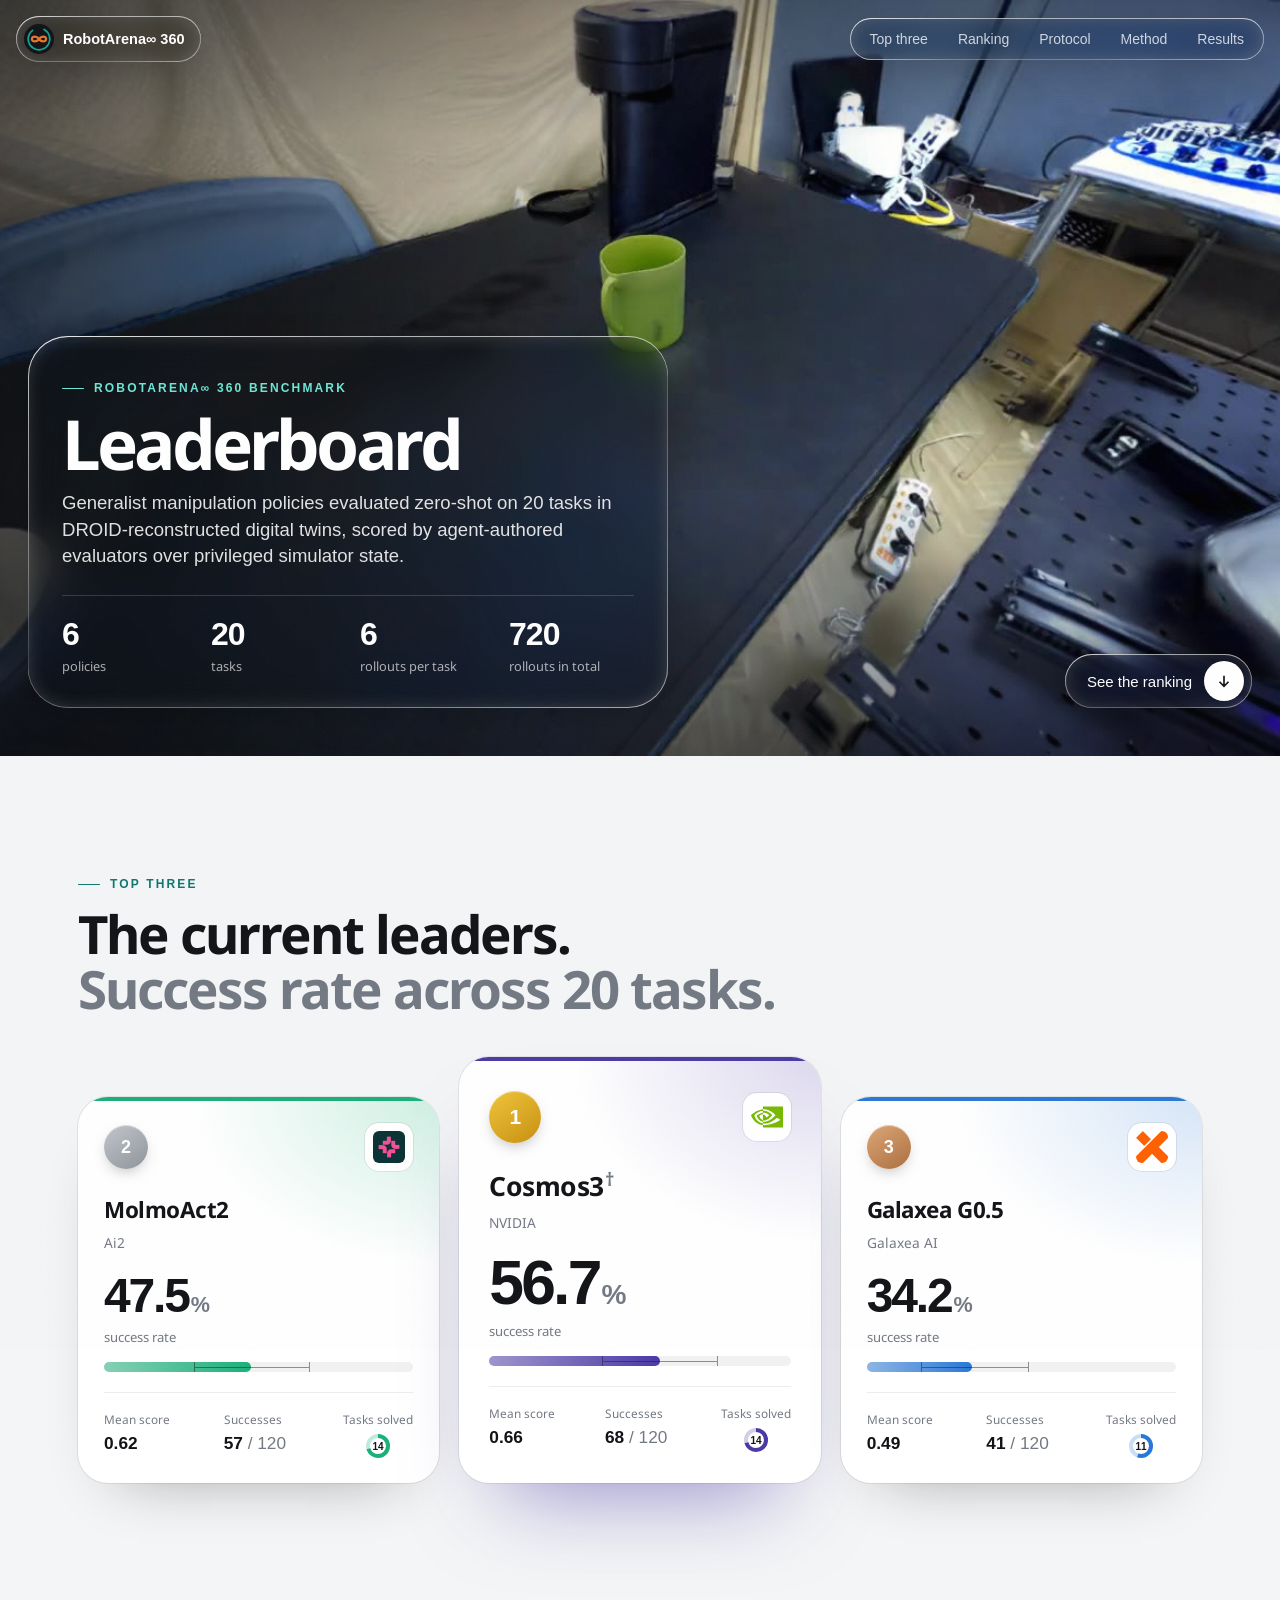
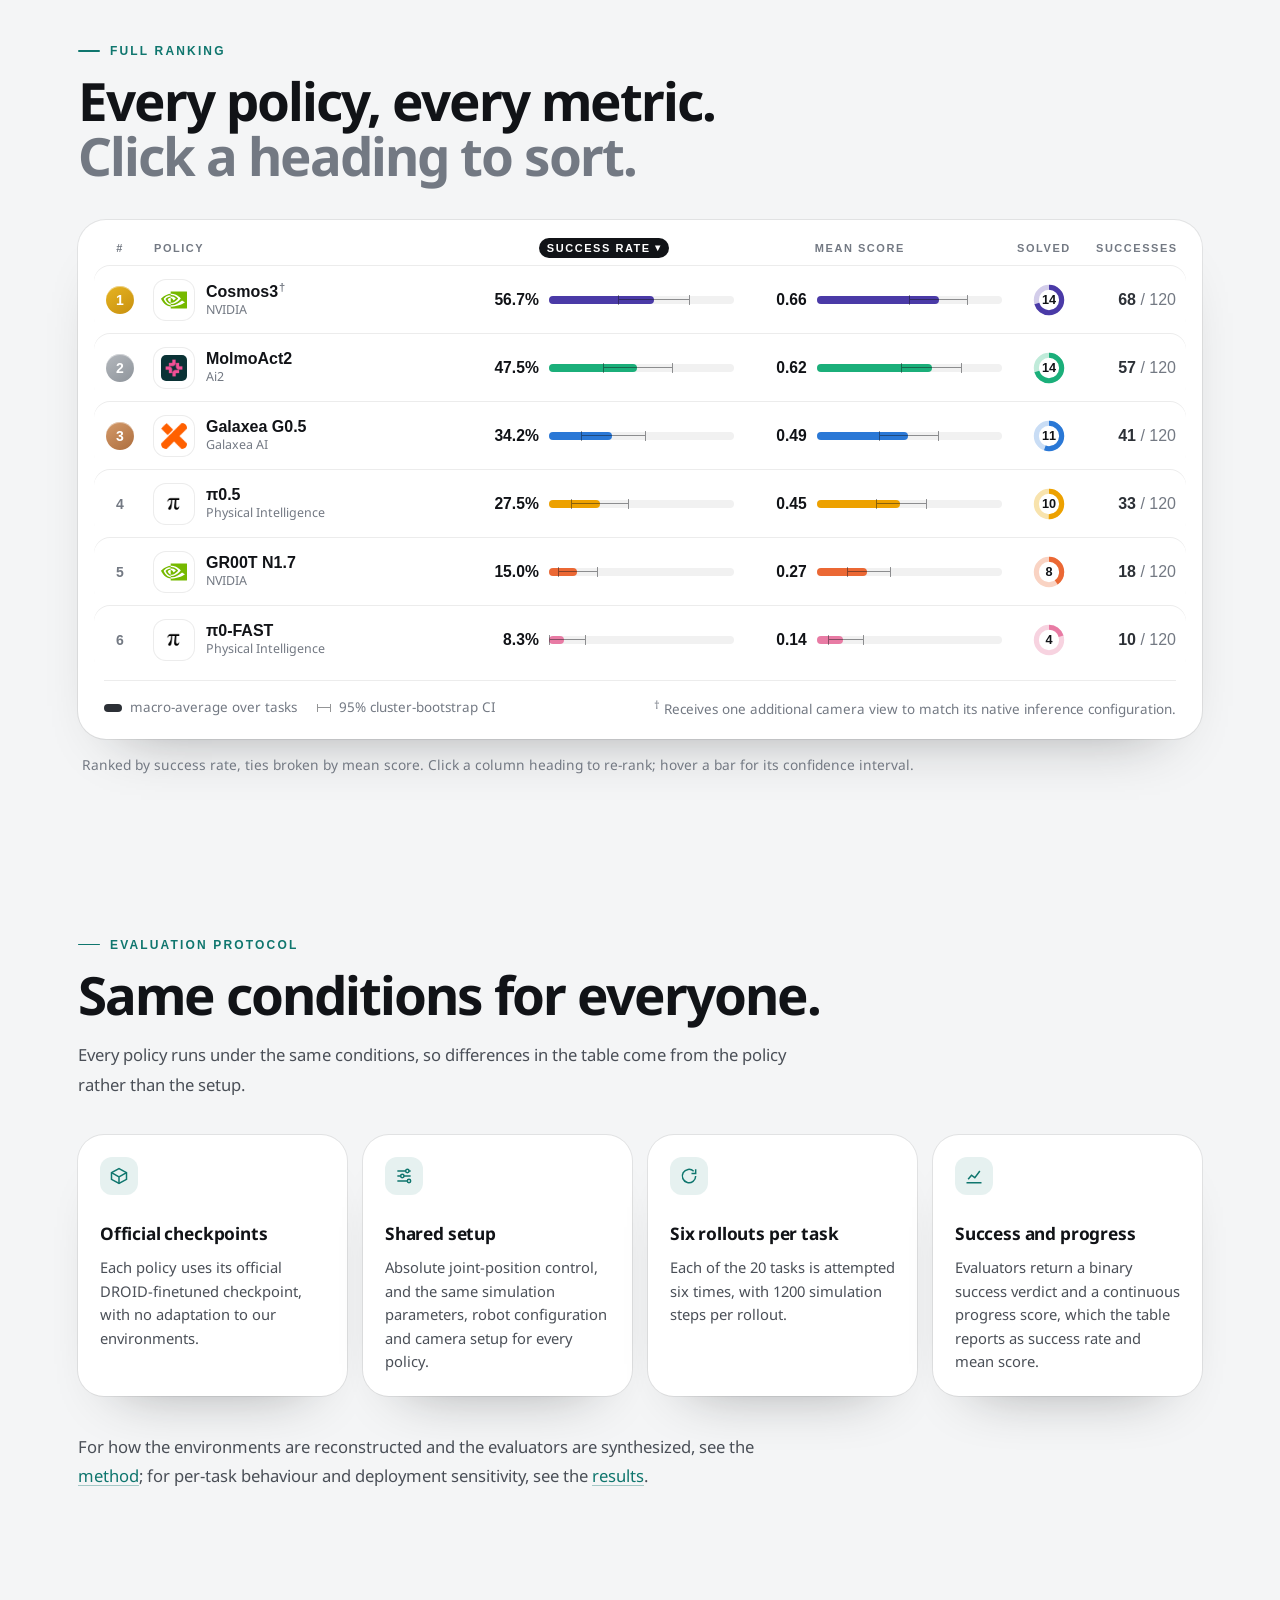
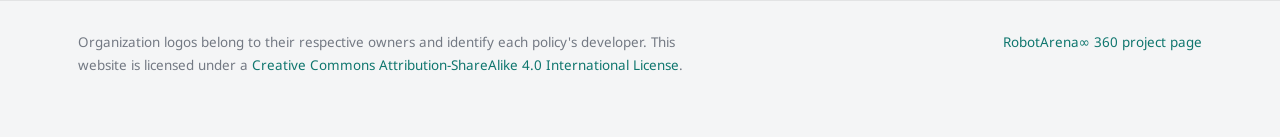
<file: leaderboard/index.html>
<!DOCTYPE html>
<html lang="en">
<head>
  <meta charset="utf-8">
  <meta name="description"
        content="RobotArena&#8734; 360 leaderboard: generalist robot policies evaluated on 20 DROID-reconstructed environments with simulation-native agentic scoring.">
  <meta name="viewport" content="width=device-width, initial-scale=1">
  <title>Leaderboard · RobotArena&#8734; 360</title>

  <meta property="og:title" content="RobotArena&#8734; 360 Leaderboard">
  <meta property="og:description" content="Generalist robot policies ranked on 20 DROID-reconstructed environments.">
  <meta property="og:image" content="https://robotarena360.github.io/static/images/social_preview.png">
  <meta property="og:url" content="https://robotarena360.github.io/leaderboard/">
  <meta name="twitter:card" content="summary_large_image">

  <link href="https://fonts.googleapis.com/css2?family=Google+Sans:wght@400;500;700&family=Noto+Sans:wght@400;600&display=swap"
        rel="stylesheet">
  <link rel="stylesheet" href="../static/css/glass.css?v=20261026e">
  <link rel="stylesheet" href="../static/css/site.css?v=20261026e">
  <link rel="stylesheet" href="../static/css/leaderboard.css?v=20261026e">
  <link rel="icon" type="image/svg+xml" href="../static/images/favicon.svg">
  <link rel="apple-touch-icon" href="../static/images/apple-touch-icon.png">
  <meta name="theme-color" content="#0b0c0f">

  <script src="../static/js/leaderboard.js?v=20261026e"></script>
</head>
<body>
<div class="grain" aria-hidden="true"></div>

<!-- Same top bar as the project page (static/js/site.js). -->
<div class="top" data-top>
  <a class="brand glass is-dark" href="../" data-glass-scale="24">
    <svg viewBox="0 0 64 64" aria-hidden="true"><rect width="64" height="64" rx="32" fill="#111317"/><circle cx="32" cy="32" r="23" fill="none" stroke="#14a397" stroke-width="3.5" stroke-dasharray="118 26.5" stroke-linecap="round" transform="rotate(-62 32 32)"/><path d="M32 32 C27.5 25.5 17 25 17 32 C17 39 27.5 38.5 32 32 C36.5 25.5 47 25 47 32 C47 39 36.5 38.5 32 32 Z" fill="none" stroke="#e8742b" stroke-width="5" stroke-linejoin="round"/></svg>
    RobotArena&#8734; 360
  </a>
  <nav class="topnav glass is-dark" data-glass-scale="26" aria-label="Site">
    <div class="lg-tabs" data-tabs>
      <a href="#podium">Top three</a>
      <a href="#ranking">Ranking</a>
      <a href="#protocol">Protocol</a>
      <a href="../#method">Method</a>
      <a href="../#results">Results</a>
      <!-- <a href="../#BibTeX">BibTeX</a> -->
    </div>
  </nav>
  <button class="menu-btn glass is-dark" type="button" data-menu-btn aria-controls="menu"
          aria-expanded="false" aria-label="Open menu" data-glass-scale="20"><span></span></button>
  <nav class="menu glass is-dark" id="menu" data-menu data-glass-scale="0" aria-label="Site">
    <a href="../">Project page</a>
    <a href="#podium">Top three</a>
    <a href="#ranking">Ranking</a>
    <a href="#protocol">Protocol</a>
    <a href="../#method">Method</a>
    <a href="../#results">Results</a>
    <!-- <a href="../#BibTeX">BibTeX</a> -->
  </nav>
</div>

<!-- Everything inside #lb-stats, #lb-podium, #lb-table and #lb-notes is drawn by
     static/js/leaderboard.js from static/data/leaderboard.json (scores) and
     static/data/policies.json (org, logo, notes). -->
<header class="hero is-short" id="top" data-hero data-base="../" data-scene="droid37"
        data-cycle="droid37,droid2,droid7,droid820,droid45">
  <video class="v is-on" autoplay muted loop playsinline preload="auto" aria-hidden="true"
         poster="../static/images/env_droid37.jpg" src="../static/videos/env_droid37.mp4"></video>
  <video class="v" muted loop playsinline preload="none" aria-hidden="true"></video>

  <div class="slab glass is-pre" data-glass-scale="52" data-glass-bezel="40">
    <span class="kicker">RobotArena&#8734; 360 benchmark</span>
    <h1 class="title" data-split>Leaderboard</h1>
    <p class="tagline">
      Generalist manipulation policies evaluated zero-shot on 20 tasks in DROID-reconstructed
      digital twins, scored by agent-authored evaluators over privileged simulator state.
    </p>
    <div class="lb-stats" id="lb-stats"></div>
  </div>

  <a class="hero-cue glass is-dark is-press" href="#podium" data-glass-scale="26">
    See the ranking<i aria-hidden="true"><svg viewBox="0 0 24 24" fill="none" stroke="currentColor" stroke-width="2.2"><path d="M12 5v14M6 13l6 6 6-6"/></svg></i>
  </a>
</header>

<main class="day">

<section class="sec" id="podium">
  <div class="wrap">
    <div data-reveal>
      <span class="kicker">Top three</span>
      <h2 class="h2">The current leaders.<br><span class="dim">Success rate across 20 tasks.</span></h2>
    </div>
    <div class="lb-podium" id="lb-podium" aria-label="Top three policies"></div>
  </div>
</section>

<section class="sec" id="ranking">
  <div class="wrap">
    <div data-reveal>
      <span class="kicker">Full ranking</span>
      <h2 class="h2">Every policy, every metric.<br><span class="dim">Click a heading to sort.</span></h2>
    </div>

    <div class="lb-table-card">
      <div class="lb-table" id="lb-table" role="table" aria-label="Policy leaderboard"></div>
      <div class="lb-table-foot">
        <div class="lb-legend" aria-hidden="true">
          <span><i class="lb-key-bar"></i>macro-average over tasks</span>
          <span><i class="lb-key-ci"></i>95% cluster-bootstrap CI</span>
        </div>
        <div class="lb-notes" id="lb-notes"></div>
      </div>
    </div>
    <p class="lb-caption">
      Ranked by success rate, ties broken by mean score. Click a column heading to re-rank;
      hover a bar for its confidence interval.
    </p>
  </div>
</section>

<section class="sec" id="protocol">
  <div class="wrap">
    <div data-reveal>
      <span class="kicker">Evaluation protocol</span>
      <h2 class="h2">Same conditions for everyone.</h2>
      <div class="prose">
        <p>
          Every policy runs under the same conditions, so differences in the table come from the
          policy rather than the setup.
        </p>
      </div>
    </div>
    <div class="lb-protocol" data-reveal>
      <div class="lb-protocol-item" data-stagger>
        <svg viewBox="0 0 24 24" fill="none" stroke="currentColor" stroke-width="1.8" aria-hidden="true"><path d="M3 8l9-5 9 5v8l-9 5-9-5z"/><path d="M3 8l9 5 9-5M12 13v8"/></svg>
        <h3>Official checkpoints</h3>
        <p>Each policy uses its official DROID-finetuned checkpoint, with no adaptation to our
          environments.</p>
      </div>
      <div class="lb-protocol-item" data-stagger>
        <svg viewBox="0 0 24 24" fill="none" stroke="currentColor" stroke-width="1.8" aria-hidden="true"><path d="M4 6h10M18 6h2M4 12h4M12 12h8M4 18h12M20 18h0"/><circle cx="16" cy="6" r="2"/><circle cx="10" cy="12" r="2"/><circle cx="18" cy="18" r="2"/></svg>
        <h3>Shared setup</h3>
        <p>Absolute joint-position control, and the same simulation parameters, robot
          configuration and camera setup for every policy.</p>
      </div>
      <div class="lb-protocol-item" data-stagger>
        <svg viewBox="0 0 24 24" fill="none" stroke="currentColor" stroke-width="1.8" aria-hidden="true"><path d="M20 12a8 8 0 1 1-2.4-5.7M20 4v5h-5"/></svg>
        <h3>Six rollouts per task</h3>
        <p>Each of the 20 tasks is attempted six times, with 1200 simulation steps per
          rollout.</p>
      </div>
      <div class="lb-protocol-item" data-stagger>
        <svg viewBox="0 0 24 24" fill="none" stroke="currentColor" stroke-width="1.8" aria-hidden="true"><path d="M3 20h18M5 16l4-5 4 3 6-8"/></svg>
        <h3>Success and progress</h3>
        <p>Evaluators return a binary success verdict and a continuous progress score, which
          the table reports as success rate and mean score.</p>
      </div>
    </div>

    <!-- Hidden until the eval harness is public. Uncomment to show.
    <div class="prose">
      <h3>Submitting to the leaderboard</h3>
      <p>
        TODO: link the eval harness, state the expected result format, and say where to open a
        PR or send results.
      </p>
    </div>
    -->

    <div class="prose" style="margin-top:36px">
      <p>
        For how the environments are reconstructed and the evaluators are synthesized, see the
        <a href="../#method">method</a>; for per-task behaviour and deployment sensitivity, see the
        <a href="../#results">results</a>.
      </p>
    </div>
  </div>
</section>

<footer class="foot">
  <div class="wrap">
    <p>
      Organization logos belong to their respective owners and identify each policy's
      developer. This website is licensed under a <a rel="license"
        href="http://creativecommons.org/licenses/by-sa/4.0/">Creative Commons
      Attribution-ShareAlike 4.0 International License</a>.
    </p>
    <p><a href="../">RobotArena&#8734; 360 project page</a></p>
  </div>
</footer>

</main>

<script src="../static/js/glass.js?v=20261026e"></script>
<script src="../static/js/site.js?v=20261026e"></script>
</body>
</html>
</file>
<file: static/css/glass.css>
/* ---------------------------------------------------------------
   Liquid glass material. Tune per theme with the custom properties:
     --glass-tint     fill over the backdrop
     --glass-rim      specular rim strength (0-1)
     --glass-shadow   drop shadow
     --glass-filter   colour treatment applied after refraction
   --------------------------------------------------------------- */
.glass {
  --glass-tint: rgba(255, 255, 255, 0.14);
  --glass-rim: 0.9;
  --glass-shadow: 0 10px 40px -12px rgba(0, 0, 0, 0.35);
  --glass-filter: saturate(1.9) brightness(1.06);
  position: relative;
  isolation: isolate;
  background: var(--glass-tint);
  -webkit-backdrop-filter: blur(18px) saturate(1.9);
  backdrop-filter: blur(18px) saturate(1.9);
  box-shadow:
    inset 0 1px 0.5px rgba(255, 255, 255, calc(0.75 * var(--glass-rim))),
    inset 0 -1px 0.5px rgba(255, 255, 255, calc(0.25 * var(--glass-rim))),
    inset 0 0 0 0.5px rgba(255, 255, 255, calc(0.35 * var(--glass-rim))),
    inset 0 0 22px -6px rgba(255, 255, 255, calc(0.35 * var(--glass-rim))),
    var(--glass-shadow);
  transition: transform 0.35s cubic-bezier(.2, .9, .3, 1.4), box-shadow 0.3s ease;
}

/* Specular rim: bright where light hits (top-left), faint opposite. */
.glass::before {
  content: '';
  position: absolute;
  inset: 0;
  z-index: -1;
  border-radius: inherit;
  padding: 1px;
  background: linear-gradient(135deg,
    rgba(255, 255, 255, calc(0.95 * var(--glass-rim))) 0%,
    rgba(255, 255, 255, 0) 32%,
    rgba(255, 255, 255, 0) 62%,
    rgba(255, 255, 255, calc(0.55 * var(--glass-rim))) 100%);
  -webkit-mask: linear-gradient(#000 0 0) content-box, linear-gradient(#000 0 0);
  -webkit-mask-composite: xor;
          mask: linear-gradient(#000 0 0) content-box exclude, linear-gradient(#000 0 0);
  pointer-events: none;
}

/* Pointer highlight. */
.glass::after {
  content: '';
  position: absolute;
  inset: 0;
  z-index: -1;
  border-radius: inherit;
  background: radial-gradient(220px circle at var(--mx, 50%) var(--my, -40%),
    rgba(255, 255, 255, 0.32), rgba(255, 255, 255, 0) 65%);
  opacity: var(--glow, 0);
  transition: opacity 0.35s ease;
  pointer-events: none;
}

/* Pressable glass swells a little, like iOS controls. */
.glass.is-press { cursor: pointer; }
.glass.is-press:hover { transform: scale(1.035); }
.glass.is-press:active { transform: scale(0.97); transition-duration: 0.12s; }

/* Light theme: glass over pale paper needs more body to read. */
.glass.is-light {
  --glass-tint: rgba(255, 255, 255, 0.42);
  --glass-shadow: 0 1px 1px rgba(28, 26, 23, 0.04), 0 14px 40px -16px rgba(28, 26, 23, 0.28);
  --glass-filter: saturate(1.6) brightness(1.04);
}
.glass.is-dark {
  --glass-tint: rgba(20, 22, 26, 0.28);
  --glass-rim: 0.7;
}

/* Browsers without backdrop-filter: a solid, still-legible panel. */
@supports not ((backdrop-filter: blur(1px)) or (-webkit-backdrop-filter: blur(1px))) {
  .glass { background: rgba(250, 249, 246, 0.92); }
  .glass.is-dark { background: rgba(20, 22, 26, 0.9); }
}

/* --- Liquid tab bar droplet (LiquidGlass.tabs) ------------------ */
.lg-tabs { position: relative; display: flex; align-items: center; }
.lg-tabs > a { position: relative; z-index: 1; }
.lg-drop {
  position: absolute;
  left: 0;
  top: 4px;
  bottom: 4px;
  border-radius: 999px;
  transform-origin: left center;
  background: rgba(255, 255, 255, 0.22);
  box-shadow:
    inset 0 1px 0.5px rgba(255, 255, 255, 0.8),
    inset 0 -1px 0.5px rgba(255, 255, 255, 0.25),
    inset 0 0 12px -2px rgba(255, 255, 255, 0.45),
    0 4px 14px -6px rgba(0, 0, 0, 0.35);
  opacity: 0;
  transition: opacity 0.25s ease;
  pointer-events: none;
}
.is-light .lg-drop, .lg-tabs.is-light .lg-drop {
  background: rgba(255, 255, 255, 0.7);
  box-shadow:
    inset 0 1px 0.5px rgba(255, 255, 255, 1),
    0 0 0 0.5px rgba(28, 26, 23, 0.06),
    0 4px 14px -6px rgba(28, 26, 23, 0.3);
}

@media (prefers-reduced-motion: reduce) {
  .glass, .glass.is-press:hover { transition: none; transform: none; }
}
</file>
<file: static/css/site.css>
/* ===============================================================
   RobotArena∞ 360 project page. A dark, full-bleed hero that is the
   reconstructed scene itself, then a light body for reading.
   Liquid glass material: glass.css + static/js/glass.js.
   Leaderboard styles (preview here, full page at leaderboard/) are in
   leaderboard.css; this file is shared by both pages.
   =============================================================== */

:root {
  --bg: #f4f5f6;
  --ink: #111317;
  --ink-2: #2c3036;
  --body: #4a4f57;
  --muted: #737983;
  --line: rgba(17, 19, 23, 0.08);
  --soft: rgba(17, 19, 23, 0.06);
  --card: #fff;
  /* Teal = reconstructed worlds, orange = agentic scoring (from the teaser). */
  --accent: #0f766e;
  --accent-hi: #6ee7d6;
  --accent-2: #e2661f;
  --shadow: 0 0 0 1px var(--line), 0 30px 60px -42px rgba(17, 19, 23, 0.45);
  --mono: 'SFMono-Regular', ui-monospace, Menlo, Consolas, monospace;
}

* { box-sizing: border-box; }
html { background: var(--bg); scroll-behavior: smooth; scroll-padding-top: 84px; }
body {
  margin: 0;
  color: var(--body);
  font: 16px/1.7 'Noto Sans', system-ui, -apple-system, sans-serif;
  -webkit-font-smoothing: antialiased;
  text-rendering: optimizeLegibility;
  overflow-x: hidden;
}
a { color: inherit; text-decoration: none; }
img, video { display: block; }
h1, h2, h3, h4 { margin: 0; font-family: 'Google Sans', 'Noto Sans', sans-serif; color: var(--ink); }
button { font: inherit; }
::selection { background: rgba(15, 118, 110, 0.22); }
:focus-visible { outline: 2px solid var(--accent); outline-offset: 2px; }

/* Film grain: stops large gradients banding, adds a little depth. */
.grain {
  position: fixed; inset: -50%; z-index: 100; pointer-events: none; opacity: 0.035;
  background-image: url("data:image/svg+xml,%3Csvg xmlns='http://www.w3.org/2000/svg' width='180' height='180'%3E%3Cfilter id='n'%3E%3CfeTurbulence type='fractalNoise' baseFrequency='.9' numOctaves='2' stitchTiles='stitch'/%3E%3CfeColorMatrix values='0 0 0 0 .5 0 0 0 0 .5 0 0 0 0 .5 0 0 0 1 0'/%3E%3C/filter%3E%3Crect width='100%25' height='100%25' filter='url(%23n)'/%3E%3C/svg%3E");
  animation: grain 1.2s steps(6) infinite;
}
@keyframes grain { 33% { transform: translate(-3%, 2%); } 66% { transform: translate(2%, -3%); } }

/* ---------------------------------------------------------------
   Shared type and controls
   --------------------------------------------------------------- */
.wrap { max-width: 1180px; margin: 0 auto; padding: 0 28px; }
.sec { position: relative; padding: 110px 0; }
.sec + .sec { padding-top: 40px; }
.kicker {
  display: inline-flex; align-items: center; gap: 10px;
  font: 700 12px 'Google Sans', sans-serif; letter-spacing: 0.18em; text-transform: uppercase;
  color: var(--accent);
}
.kicker::before { content: ''; width: 22px; height: 1.5px; border-radius: 1px; background: currentColor; }
.h2 { margin-top: 14px; font-size: clamp(2rem, 4.2vw, 3.3rem); font-weight: 700; line-height: 1.04; letter-spacing: -0.038em; text-wrap: balance; }
.h2 .dim { color: var(--muted); }
.prose { max-width: 720px; font-size: 1.04rem; line-height: 1.75; text-wrap: pretty; }
.prose p { margin: 18px 0 0; }
.prose b, .prose strong { color: var(--ink-2); font-weight: 600; }
.prose a, .fig-caption a { color: var(--accent); text-decoration: underline; text-decoration-color: rgba(15, 118, 110, 0.35); text-underline-offset: 3px; }
.prose a:hover { text-decoration-color: currentColor; }
.inf { color: var(--accent-2); font-weight: 400; }

.btn {
  display: inline-flex; align-items: center; gap: 8px; height: 44px; padding: 0 18px;
  border: 0; border-radius: 999px; cursor: pointer;
  font: 500 14.5px 'Google Sans', sans-serif; color: var(--ink); white-space: nowrap;
}
.btn svg, .btn .ai { flex: none; width: 17px; height: 17px; font-size: 17px; line-height: 17px; }
.btn .soon {
  padding: 2px 7px; border-radius: 999px;
  background: rgba(226, 102, 31, 0.18); color: #ff9a5c;
  font-size: 10px; font-weight: 700; letter-spacing: 0.08em; text-transform: uppercase;
}
.btn.is-soon { cursor: default; }
.btn.is-solid { background: var(--ink); color: #fff; box-shadow: 0 12px 30px -14px rgba(17, 19, 23, 0.7); }
.btn.is-solid:hover { background: var(--accent); }
.btn.is-solid svg { transition: transform 0.35s cubic-bezier(.2, .9, .3, 1.4); }
.btn.is-solid:hover svg { transform: translateX(3px); }

.authors { display: flex; flex-wrap: wrap; gap: 4px 20px; padding: 0; margin: 0; list-style: none; font: 500 1rem 'Google Sans', sans-serif; }
.authors a { position: relative; transition: color 0.2s; }
.authors a::after {
  content: ''; position: absolute; left: 0; right: 0; bottom: -1px; height: 1.5px;
  background: currentColor; transform: scaleX(0); transform-origin: left;
  transition: transform 0.35s cubic-bezier(.2, .8, .2, 1);
}
.authors a:hover::after { transform: none; }
.authors sup { margin-left: 1px; font-size: 0.62em; opacity: 0.7; }
.affil { margin: 8px 0 0; font-size: 0.86rem; }
.affil span + span { margin-left: 16px; }

/* Title letters drop in (site.js splits them) */
.ch { display: inline-block; opacity: 0; transform: translateY(0.42em) rotate(5deg); filter: blur(6px); animation: ch 0.9s cubic-bezier(.2, .9, .3, 1.15) forwards; }
@keyframes ch { to { opacity: 1; transform: none; filter: none; } }

/* ---------------------------------------------------------------
   Top bar: brand + section tabs (liquid droplet) + phone menu.
   Light-on-dark over the hero, dark-on-light once it is behind us.
   --------------------------------------------------------------- */
.top {
  position: fixed; top: 16px; left: 16px; right: 16px; z-index: 60;
  display: flex; justify-content: space-between; align-items: center; gap: 12px;
  pointer-events: none;
  --tab: rgba(255, 255, 255, 0.78); --tab-on: #fff;
}
.top > * { pointer-events: auto; }
body.is-day .top { --tab: var(--body); --tab-on: var(--ink); }
body.is-day .top .glass { --glass-tint: rgba(255, 255, 255, 0.6); --glass-shadow: 0 1px 1px rgba(17, 19, 23, 0.04), 0 14px 40px -16px rgba(17, 19, 23, 0.28); }
body.is-day .top .lg-drop { background: rgba(255, 255, 255, 0.9); box-shadow: inset 0 1px 0 #fff, 0 0 0 0.5px rgba(17, 19, 23, 0.08), 0 4px 14px -6px rgba(17, 19, 23, 0.3); }

.brand {
  display: inline-flex; align-items: center; gap: 9px; height: 46px; padding: 0 16px 0 8px;
  border-radius: 999px; font: 700 14.5px 'Google Sans', sans-serif; color: var(--tab-on); white-space: nowrap;
  transition: color 0.3s;
}
.brand svg { width: 30px; height: 30px; }
.topnav { display: flex; align-items: center; padding: 5px; border-radius: 999px; }
.topnav .lg-tabs a {
  padding: 8px 15px; border-radius: 999px;
  font: 500 14px 'Google Sans', sans-serif; color: var(--tab); white-space: nowrap; transition: color 0.3s;
}
.topnav .lg-tabs a.is-current { color: var(--tab-on); }

.menu-btn { display: none; width: 46px; height: 46px; border: 0; border-radius: 50%; color: var(--tab-on); cursor: pointer; }
.menu-btn span, .menu-btn span::before, .menu-btn span::after {
  display: block; width: 18px; height: 2px; margin: 0 auto; border-radius: 2px; background: currentColor;
  transition: transform 0.3s, opacity 0.2s;
}
.menu-btn span { position: relative; }
.menu-btn span::before, .menu-btn span::after { content: ''; position: absolute; left: 0; }
.menu-btn span::before { top: -6px; } .menu-btn span::after { top: 6px; }
.top.is-open .menu-btn span { background: transparent; }
.top.is-open .menu-btn span::before { transform: translateY(6px) rotate(45deg); }
.top.is-open .menu-btn span::after { transform: translateY(-6px) rotate(-45deg); }
.menu {
  position: absolute; top: calc(100% + 10px); right: 0; width: min(280px, calc(100vw - 32px));
  padding: 8px; border-radius: 24px; display: grid;
  opacity: 0; transform: translateY(-8px) scale(0.97); transform-origin: top right; pointer-events: none;
  transition: opacity 0.25s, transform 0.35s cubic-bezier(.2, .9, .3, 1.2);
}
.top.is-open .menu { opacity: 1; transform: none; pointer-events: auto; }
.menu a { padding: 12px 16px; border-radius: 16px; font: 500 16px 'Google Sans', sans-serif; color: var(--tab-on); }
.menu a:hover { background: rgba(255, 255, 255, 0.14); }
body.is-day .menu a:hover { background: var(--soft); }
@media (max-width: 1080px) { .topnav { display: none; } .menu-btn { display: block; } }

/* ---------------------------------------------------------------
   HERO: the reconstructed scene, a glass title slab, live 3D on demand
   --------------------------------------------------------------- */
.hero { position: relative; height: 100vh; height: 100svh; min-height: 680px; overflow: hidden; background: #0b0c0f; color: #fff; }
.hero video.v { position: absolute; inset: 0; width: 100%; height: 100%; object-fit: cover; opacity: 0; transform: scale(1.06); transition: opacity 1.2s ease, transform 9s ease-out; }
.hero video.v.is-on { opacity: 1; transform: scale(1); }
.hero iframe { position: absolute; inset: 0; z-index: 2; width: 100%; height: 100%; border: 0; opacity: 0; transition: opacity 0.8s; }
.hero.is-live iframe { opacity: 1; }
.hero::after {
  content: ''; position: absolute; inset: 0; z-index: 1; pointer-events: none; transition: opacity 0.6s;
  background:
    linear-gradient(90deg, rgba(8, 9, 12, 0.62) 0%, rgba(8, 9, 12, 0.15) 45%, transparent 70%),
    linear-gradient(0deg, rgba(8, 9, 12, 0.55), transparent 35%),
    linear-gradient(180deg, rgba(8, 9, 12, 0.35), transparent 18%);
}
.hero.is-live::after { opacity: 0; }

.slab {
  position: absolute; z-index: 4; left: max(28px, calc(50vw - 660px)); bottom: 48px;
  width: min(610px, calc(100vw - 56px)); padding: 34px 34px 30px; border-radius: 40px;
  transition: opacity 0.9s ease, transform 1.1s cubic-bezier(.2, .9, .3, 1.1);
}
.slab.glass { --glass-tint: rgba(16, 18, 22, 0.22); --glass-rim: 0.8; }
.slab.is-pre { opacity: 0; transform: translateY(30px); }
.hero.is-live .slab { opacity: 0; transform: translateY(40px) scale(0.96); pointer-events: none; }
.slab > * { opacity: 0; transform: translateY(14px); animation: rise 1s cubic-bezier(.2, .8, .2, 1) forwards; }
.slab > :nth-child(2) { animation-delay: 0.1s; } .slab > :nth-child(3) { animation-delay: 0.5s; }
.slab > :nth-child(4) { animation-delay: 0.65s; } .slab > :nth-child(5) { animation-delay: 0.8s; }
@keyframes rise { to { opacity: 1; transform: none; } }
.slab .kicker { color: var(--accent-hi); }
.title { margin-top: 14px; font-size: clamp(2.8rem, 5.4vw, 5rem); font-weight: 700; line-height: 0.94; letter-spacing: -0.055em; color: #fff; }
.tagline { margin: 14px 0 0; font: 400 1.16rem/1.42 'Google Sans', sans-serif; color: rgba(255, 255, 255, 0.88); }
.slab .authors { margin-top: 22px; }
.slab .affil { color: rgba(255, 255, 255, 0.66); }
.slab .links { display: flex; flex-wrap: wrap; gap: 10px; margin-top: 22px; }
.slab .btn { height: 42px; color: #fff; }
.slab .btn.is-solid { background: #fff; color: var(--ink); }
.slab .btn.is-solid:hover { background: var(--accent-hi); color: #062b26; }

.enter { position: absolute; z-index: 4; right: max(40px, calc(50vw - 600px)); top: 50%; transform: translateY(-50%); display: grid; justify-items: center; gap: 14px; transition: opacity 0.5s; }
.hero.is-live .enter { opacity: 0; pointer-events: none; }
.enter button { position: relative; width: 132px; height: 132px; border: 0; border-radius: 50%; display: grid; place-items: center; color: #fff; cursor: pointer; }
.enter button svg { width: 40px; height: 40px; }
.enter .pulse { position: absolute; inset: -1px; border: 1.5px solid rgba(255, 255, 255, 0.55); border-radius: 50%; pointer-events: none; animation: pulse 2.4s ease-out infinite; }
.enter .pulse + .pulse { animation-delay: 1.2s; }
@keyframes pulse { from { transform: scale(1); opacity: 0.8; } to { transform: scale(1.7); opacity: 0; } }
.enter p { margin: 0; font: 500 15px 'Google Sans', sans-serif; text-align: center; text-shadow: 0 1px 8px rgba(0, 0, 0, 0.5); }
.enter p small { display: block; font-size: 12px; color: rgba(255, 255, 255, 0.72); }

.livebar {
  position: absolute; z-index: 5; left: 50%; top: 84px; transform: translate(-50%, -16px);
  display: flex; align-items: center; gap: 14px; height: 48px; padding: 0 8px 0 18px; border-radius: 999px;
  color: #fff; font: 500 14px 'Google Sans', sans-serif; white-space: nowrap;
  opacity: 0; pointer-events: none; transition: opacity 0.5s, transform 0.6s cubic-bezier(.2, .9, .3, 1.2);
}
.hero.is-live .livebar { opacity: 1; transform: translate(-50%, 0); pointer-events: auto; }
.livebar i { width: 8px; height: 8px; border-radius: 50%; background: #3ee08f; box-shadow: 0 0 10px #3ee08f; }
.livebar .btn { height: 36px; background: #fff; color: var(--ink); }

.picker { position: absolute; z-index: 5; right: max(28px, calc(50vw - 660px)); bottom: 48px; padding: 6px; border-radius: 22px; }
.picker .lg-tabs { gap: 2px; }
.picker .lg-drop { top: 6px; bottom: 6px; border-radius: 16px; background: rgba(255, 255, 255, 0.32); }
.picker a { display: block; padding: 4px; border-radius: 16px; }
.picker img { width: 66px; height: 40px; object-fit: cover; border-radius: 12px; opacity: 0.6; transition: opacity 0.3s; }
.picker a.is-current img, .picker a:hover img { opacity: 1; }
.picker-label { position: absolute; right: 8px; bottom: calc(100% + 10px); font: 500 13px 'Google Sans', sans-serif; color: rgba(255, 255, 255, 0.85); white-space: nowrap; text-shadow: 0 1px 6px rgba(0, 0, 0, 0.6); }
.picker-label b { font-weight: 600; color: #fff; }

@media (max-width: 900px) {
  .slab { bottom: 18px; left: 16px; width: calc(100vw - 32px); padding: 24px 22px; border-radius: 32px; }
  .enter { top: 136px; right: 20px; transform: none; }
  .enter button { width: 72px; height: 72px; }
  .enter button svg { width: 28px; height: 28px; }
  .enter p { display: none; }
  .picker { left: 16px; right: auto; top: 76px; bottom: auto; }
  .picker img { width: 46px; height: 30px; }
  .picker-label { display: none; }
  .livebar { top: auto; bottom: 24px; font-size: 13px; }
  .livebar span { display: none; }
}
@media (max-height: 760px) and (min-width: 901px) {
  .slab { padding: 26px 30px 24px; bottom: 28px; }
  .title { font-size: clamp(2.6rem, 4.6vw, 4.2rem); }
  .slab .authors { margin-top: 16px; }
  .picker { bottom: 28px; }
}

/* ---------------------------------------------------------------
   BODY
   --------------------------------------------------------------- */
.day { position: relative; background: var(--bg); }

/* Overview film */
.film-head { display: flex; flex-wrap: wrap; align-items: end; justify-content: space-between; gap: 18px 48px; }
.film-head .prose { max-width: 470px; font-size: 0.98rem; }
.film { position: relative; width: min(1320px, calc(100vw - 32px)); margin: 40px auto 0; aspect-ratio: 16 / 9; border-radius: 32px; overflow: hidden; background: #0d0f12; box-shadow: 0 60px 120px -60px rgba(17, 19, 23, 0.7); transform-origin: 50% 0; }
.film video { width: 100%; height: 100%; object-fit: cover; }
.film-ctl { position: absolute; left: 18px; bottom: 18px; display: flex; gap: 8px; }
.film-ctl .btn { height: 40px; color: #fff; }
@media (max-width: 640px) { .film { border-radius: 20px; } .film-ctl { left: 10px; bottom: 10px; } .film-ctl .btn { height: 34px; padding: 0 12px; font-size: 13px; } .film-ctl .btn span { display: none; } }

/* Numbers */
.nums { display: grid; grid-template-columns: repeat(4, 1fr); margin-top: 64px; border-top: 1px solid var(--line); }
.nums > div { padding: 28px 24px 0 0; }
.nums > div + div { padding-left: 24px; border-left: 1px solid var(--line); }
.nums strong { display: block; font: 700 clamp(2.6rem, 5vw, 4rem)/1 'Google Sans', sans-serif; letter-spacing: -0.045em; color: var(--ink); font-variant-numeric: tabular-nums; }
.nums strong em { font-style: normal; color: var(--accent); }
.nums span { display: block; margin-top: 12px; font-size: 0.92rem; line-height: 1.45; }
@media (max-width: 760px) { .nums { grid-template-columns: 1fr 1fr; } .nums > div:nth-child(3) { padding-left: 0; border-left: 0; } .nums > div { padding-bottom: 24px; } }

/* Abstract */
.abstract { display: grid; grid-template-columns: 260px 1fr; gap: 40px; }
.abstract .prose p:first-child { margin-top: 0; }
.abstract .prose p:first-child::first-line { color: var(--ink); }
@media (max-width: 900px) { .abstract { grid-template-columns: 1fr; gap: 6px; } }

/* 3D ring of environments: full width, one card per orbit video */
.ring-wrap { position: relative; height: 380px; margin-top: 10px; overflow: hidden; perspective: 1700px; cursor: grab; touch-action: pan-y; user-select: none; -webkit-user-select: none; --cw: 300px;
  -webkit-mask: linear-gradient(90deg, transparent, #000 9%, #000 91%, transparent); mask: linear-gradient(90deg, transparent, #000 9%, #000 91%, transparent); }
.ring-wrap.is-drag { cursor: grabbing; }
.ring-wrap:focus-visible { outline-offset: -6px; }
.ring { position: absolute; left: 50%; top: 42%; width: 0; height: 0; transform-style: preserve-3d; }
.ring .card {
  position: absolute; width: var(--cw); height: calc(var(--cw) * 0.56); left: calc(var(--cw) / -2); top: calc(var(--cw) * -0.28);
  border-radius: 18px; overflow: hidden; background: #0d0f12; box-shadow: 0 30px 60px -30px rgba(0, 0, 0, 0.7); cursor: pointer;
  -webkit-box-reflect: below 10px linear-gradient(transparent 64%, rgba(255, 255, 255, 0.28));
}
.ring .card video, .ring .card img { width: 100%; height: 100%; object-fit: cover; pointer-events: none; }
.ring .card.is-still img { animation: pv-kb 10s ease-in-out infinite alternate; }
.ring-cap em { font-style: normal; font-size: 11.5px; color: var(--muted); }
.ring-cap em:empty { display: none; }
.ring .card::after { content: ''; position: absolute; inset: 0; border-radius: inherit; pointer-events: none; box-shadow: inset 0 1px 0 rgba(255, 255, 255, 0.45), inset 0 0 0 1px rgba(255, 255, 255, 0.14); background: linear-gradient(140deg, rgba(255, 255, 255, 0.18), transparent 38%); }
.ring-floor { position: absolute; left: 50%; top: 70%; width: 60%; height: 90px; transform: translateX(-50%); border-radius: 50%; background: radial-gradient(closest-side, rgba(17, 19, 23, 0.18), transparent); filter: blur(8px); pointer-events: none; }
.ring-bar { display: flex; flex-wrap: wrap; align-items: center; justify-content: center; gap: 12px 22px; margin-top: 6px; position: relative; }
.ring-cap { display: inline-flex; align-items: center; gap: 10px; min-height: 44px; padding: 6px 18px; border-radius: 999px; font: 500 14.5px 'Google Sans', sans-serif; color: var(--ink); text-align: left; }
.ring-cap small { flex: none; font-size: 10.5px; font-weight: 700; letter-spacing: 0.14em; text-transform: uppercase; color: var(--accent); font-variant-numeric: tabular-nums; }
.ring-cap.is-flip [data-ring-cap] { animation: flip 0.5s cubic-bezier(.2, .9, .3, 1.3); }
@keyframes flip { from { opacity: 0; transform: translateY(6px); } }
.ring-hint { display: inline-flex; gap: 6px; align-items: center; font: 500 12px 'Google Sans', sans-serif; letter-spacing: 0.04em; color: var(--muted); }
.ring-hint i { position: relative; width: 26px; height: 16px; border: 1.5px solid currentColor; border-radius: 8px; }
.ring-hint i::after { content: ''; position: absolute; top: 50%; left: 4px; width: 5px; height: 5px; margin-top: -2.5px; border-radius: 50%; background: currentColor; animation: nudge 1.8s ease-in-out infinite; }
@keyframes nudge { 50% { transform: translateX(10px); } }
@media (max-width: 760px) { .ring-wrap { height: 300px; --cw: 210px; } .ring-bar { margin-top: 0; } .ring-cap { font-size: 13.5px; } }

/* Real ↔ Sim wipe */
.compare { display: grid; grid-template-columns: 1.4fr 1fr; gap: 48px; align-items: center; margin-top: 90px; }
.compare h3 { font-size: 1.5rem; letter-spacing: -0.025em; line-height: 1.2; }
.compare p { margin: 12px 0 0; }
.wipe { position: relative; aspect-ratio: 16 / 9; border-radius: 24px; overflow: hidden; background: #0d0f12; cursor: ew-resize; touch-action: pan-y; user-select: none; -webkit-user-select: none; box-shadow: 0 50px 100px -50px rgba(17, 19, 23, 0.6); }
.wipe img { position: absolute; inset: 0; width: 100%; height: 100%; object-fit: cover; pointer-events: none; }
/* The two images are framed slightly differently; this lines them up. */
.wipe .sim { transform: translateY(-3%) scale(1.02); clip-path: inset(0 0 0 var(--p, 50%)); }
.wipe .bar { position: absolute; top: 0; bottom: 0; left: var(--p, 50%); width: 2px; margin-left: -1px; background: rgba(255, 255, 255, 0.92); box-shadow: 0 0 18px rgba(0, 0, 0, 0.35); }
.wipe .knob { position: absolute; top: 50%; left: var(--p, 50%); width: 56px; height: 56px; margin: -28px 0 0 -28px; border-radius: 50%; display: grid; place-items: center; color: #fff; }
.wipe .knob svg { width: 24px; height: 24px; filter: drop-shadow(0 1px 2px rgba(0, 0, 0, 0.4)); }
.wipe .tag { position: absolute; top: 14px; padding: 6px 12px; border-radius: 999px; background: rgba(0, 0, 0, 0.42); -webkit-backdrop-filter: blur(10px); backdrop-filter: blur(10px); color: #fff; font: 600 11px 'Google Sans', sans-serif; letter-spacing: 0.12em; text-transform: uppercase; }
.wipe .tag.l { left: 14px; } .wipe .tag.r { right: 14px; }
@media (max-width: 900px) { .compare { grid-template-columns: 1fr; gap: 24px; margin-top: 60px; } }

/* Method */
.part { margin-top: 64px; }
.part-head { display: grid; grid-template-columns: 1fr 1.35fr; gap: 20px 56px; align-items: start; }
.part-head h3 { font-size: clamp(1.4rem, 2.4vw, 1.8rem); line-height: 1.15; letter-spacing: -0.028em; }
.part-head h3 small { display: block; margin-bottom: 10px; font: 700 12px 'Google Sans', sans-serif; letter-spacing: 0.16em; color: var(--accent); }
.part-head .prose p:first-child { margin-top: 0; }
.fig { margin: 34px 0 0; padding: 14px; border-radius: 30px; background: var(--card); box-shadow: var(--shadow); cursor: zoom-in; transition: transform 0.5s cubic-bezier(.2, .9, .3, 1.2); }
.fig:hover { transform: translateY(-4px); }
.fig img { width: 100%; border-radius: 18px; }
.fig figcaption { margin: 12px 8px 2px; font-size: 0.84rem; color: var(--muted); }
@media (max-width: 900px) { .part-head { grid-template-columns: 1fr; } }

.lightbox { position: fixed; inset: 0; z-index: 200; display: grid; place-items: center; padding: 30px; background: rgba(10, 11, 14, 0.6); -webkit-backdrop-filter: blur(16px); backdrop-filter: blur(16px); opacity: 0; pointer-events: none; cursor: zoom-out; transition: opacity 0.35s; }
.lightbox.is-on { opacity: 1; pointer-events: auto; }
.lightbox img { max-width: min(1500px, 100%); max-height: 100%; padding: 12px; border-radius: 18px; background: #fff; transform: scale(0.94); transition: transform 0.45s cubic-bezier(.2, .9, .3, 1.2); }
.lightbox.is-on img { transform: none; }

/* Real-to-sim pipeline (site.js pipeline()): step rail + one view per step */
.pipe { display: grid; grid-template-columns: 290px minmax(0, 1fr); gap: 26px; margin-top: 34px; padding: 18px; border-radius: 32px; background: var(--card); box-shadow: var(--shadow); }
.pipe-rail { position: relative; margin: 0; padding: 0; list-style: none; display: flex; flex-direction: column; gap: 4px; }
.pipe-rail li { position: relative; }
.pipe-rail li + li::before { content: ''; position: absolute; left: 27px; top: -10px; height: 16px; width: 2px; background: var(--line); }
.pipe-rail button { position: relative; display: flex; align-items: center; gap: 12px; width: 100%; padding: 11px 12px; border: 0; border-radius: 18px; background: none; text-align: left; cursor: pointer; overflow: hidden; transition: background 0.25s; }
.pipe-rail button:hover { background: var(--bg); }
.pipe-n { flex: none; display: grid; place-items: center; width: 32px; height: 32px; border-radius: 50%; background: var(--soft); font: 700 14px 'Google Sans', sans-serif; color: var(--muted); transition: background 0.3s, color 0.3s, transform 0.4s cubic-bezier(.2, .9, .3, 1.4); }
.pipe-t { display: flex; flex-direction: column; min-width: 0; line-height: 1.25; }
.pipe-t b { font: 600 0.95rem 'Google Sans', sans-serif; color: var(--ink-2); }
.pipe-t small { margin-top: 2px; font-size: 0.78rem; color: var(--muted); }
.pipe-rail button.is-on { background: var(--bg); }
.pipe-rail button.is-on .pipe-n { background: var(--accent); color: #fff; transform: scale(1.08); }
.pipe-rail button.is-on .pipe-t b { color: var(--ink); }
.pipe-rail button.is-seen .pipe-n { background: rgba(15, 118, 110, 0.14); color: var(--accent); }
.pipe-prog { position: absolute; left: 12px; right: 12px; bottom: 4px; height: 2px; border-radius: 2px; background: var(--accent); transform: scaleX(0); transform-origin: left; opacity: 0; }
.pipe.is-auto .pipe-rail button.is-on .pipe-prog { opacity: 0.8; animation: pipe-prog var(--dur, 6s) linear forwards; }
@keyframes pipe-prog { to { transform: none; } }
.pipe-stage { display: grid; min-width: 0; }
.pipe-view { grid-area: 1 / 1; opacity: 0; visibility: hidden; transform: translateY(10px); transition: opacity 0.6s ease, transform 0.7s cubic-bezier(.2, .8, .2, 1), visibility 0s 0.6s; }
.pipe-view.is-on { opacity: 1; visibility: visible; transform: none; transition-delay: 0s; }
.pv-media { position: relative; aspect-ratio: 1908 / 1032; border-radius: 22px; overflow: hidden; background: #0d0f12; }
.pv-media > img, .pv-media > video { position: absolute; inset: 0; width: 100%; height: 100%; object-fit: cover; }
.pv-cap { margin: 14px 4px 0; font-size: 0.95rem; line-height: 1.6; color: var(--body); max-width: 760px; }
.pv-tag { position: absolute; top: 14px; left: 14px; padding: 6px 12px; border-radius: 999px; background: rgba(0, 0, 0, 0.5); -webkit-backdrop-filter: blur(10px); backdrop-filter: blur(10px); color: #fff; font: 600 11px 'Google Sans', sans-serif; letter-spacing: 0.12em; text-transform: uppercase; }
.pipe-view:not(.is-on) * { animation-play-state: paused !important; }
/* Step 1: a slow push-in on the single input frame */
.pv-kb img { animation: pv-kb 14s ease-in-out infinite alternate; }
@keyframes pv-kb { from { transform: scale(1); } to { transform: scale(1.08) translate(-1.5%, -1%); } }
/* Step 3: photo crops above the reconstructed meshes */
.pv-assets { display: flex; flex-direction: column; justify-content: center; gap: 10px; padding: 22px 26px; background: radial-gradient(120% 90% at 50% 0%, #ffffff, #eef0f3); }
.pv-row-label { font: 700 10.5px 'Google Sans', sans-serif; letter-spacing: 0.14em; text-transform: uppercase; color: var(--muted); }
.pv-crops { display: grid; grid-template-columns: repeat(5, 1fr); gap: 10px; }
.pv-crops figure { display: flex; flex-direction: column; align-items: center; margin: 0; padding: 10px 6px 8px; border-radius: 16px; background: #fff; box-shadow: 0 0 0 1px var(--line), 0 10px 20px -16px rgba(17, 19, 23, 0.4); }
.pv-crops img { height: 64px; width: 100%; object-fit: contain; }
.pv-crops figcaption { margin-top: 6px; font: 500 0.78rem 'Google Sans', sans-serif; color: var(--ink-2); white-space: nowrap; }
.pv-flow { display: grid; grid-template-columns: repeat(5, 1fr); gap: 10px; height: 18px; }
.pv-flow i { position: relative; justify-self: center; width: 2px; height: 100%; background: linear-gradient(var(--line), var(--accent)); }
.pv-flow i::after { content: ''; position: absolute; left: -4px; bottom: -1px; width: 6px; height: 6px; border: solid var(--accent); border-width: 0 2px 2px 0; transform: rotate(45deg); }
.pv-turn { aspect-ratio: 1488 / 378; border-radius: 16px; overflow: hidden; background: #fff; box-shadow: 0 0 0 1px var(--line); }
.pv-turn video { width: 100%; height: 100%; object-fit: contain; }
/* Step 5: one frame, three clips played in turn (pose, scale, plane) */
.pv-pane { position: absolute; inset: 0; opacity: 0; transition: opacity 0.5s ease; }
.pv-pane.is-on { opacity: 1; }
.pv-pane.is-white { background: #fff; }
.pv-pane video { width: 100%; height: 100%; object-fit: cover; }
.pv-pane.is-white video { object-fit: contain; padding: 4% 3% 12%; }
.pv-subtabs { position: absolute; left: 50%; bottom: 14px; transform: translateX(-50%); display: flex; gap: 2px; padding: 4px; border-radius: 999px; }
.pv-subtabs button { height: 34px; padding: 0 14px; border: 0; border-radius: 999px; background: none; color: rgba(255, 255, 255, 0.78); font: 500 13px 'Google Sans', sans-serif; white-space: nowrap; cursor: pointer; transition: background 0.25s, color 0.25s; }
.pv-subtabs button.is-on { background: #fff; color: var(--ink); }
.pv-live { position: absolute; left: 14px; bottom: 14px; z-index: 2; height: 40px; color: #fff; }
@keyframes pv-in { from { opacity: 0; transform: translateY(8px); } }
@property --p { syntax: '<percentage>'; inherits: true; initial-value: 50%; }
.wipe.is-auto { animation: wipe-auto 5s ease-in-out infinite alternate; }
@keyframes wipe-auto { from { --p: 16%; } to { --p: 84%; } }
.pipe-view .wipe { box-shadow: none; }
@media (max-width: 960px) {
  .pipe { grid-template-columns: 1fr; padding: 12px; gap: 14px; }
  .pipe-rail { flex-direction: row; overflow-x: auto; gap: 6px; scrollbar-width: none; }
  .pipe-rail li + li::before { display: none; }
  .pipe-rail button { width: auto; padding: 8px 12px 10px; background: var(--bg); white-space: nowrap; }
  .pipe-t small { display: none; }
  .pipe-view:not(.is-on) { display: none; }
  .pipe-view.is-on { animation: pv-in 0.5s ease; }
  .pv-assets { aspect-ratio: auto; padding: 14px 12px; gap: 8px; }
  .pv-crops, .pv-flow { gap: 4px; }
  .pv-crops figure { padding: 6px 2px; }
  .pv-crops img { height: 40px; }
  .pv-crops figcaption { font-size: 0.62rem; white-space: normal; text-align: center; }
  .pv-subtabs button { height: 30px; padding: 0 10px; font-size: 12px; }
}

/* Evaluator synthesis diagram (data-evald) */
.evald { display: grid; grid-template-columns: minmax(0, 1fr) 34px minmax(0, 1.15fr) 34px minmax(0, 1fr); margin-top: 34px; }
.ev-col { display: grid; align-content: start; gap: 14px; min-width: 0; }
.ev-colhead { font: 700 11px 'Google Sans', sans-serif; letter-spacing: 0.14em; text-transform: uppercase; color: var(--muted); }
.ev-card { position: relative; min-width: 0; padding: 16px 18px 18px; border-radius: 22px; background: var(--card); box-shadow: var(--shadow);
  opacity: 0; transform: translateY(16px); transition: opacity 0.7s ease calc(var(--i) * 0.16s), transform 0.8s cubic-bezier(.2, .9, .3, 1.15) calc(var(--i) * 0.16s); }
.evald.is-in .ev-card { opacity: 1; transform: none; }
.ev-card h5 { margin: 0 0 10px 34px; min-height: 24px; display: flex; align-items: center; font: 600 0.98rem 'Google Sans', sans-serif; color: var(--ink); }
.ev-n { position: absolute; left: 16px; top: 16px; display: grid; place-items: center; width: 24px; height: 24px; border-radius: 50%; background: var(--ink); color: #fff; font: 700 12px 'Google Sans', sans-serif; }
.ev-col:nth-child(3) .ev-n { background: var(--accent-2); }
.ev-col:nth-child(5) .ev-n { background: var(--accent); }
.ev-quote { margin: 0; padding: 12px 14px; border-radius: 14px; background: var(--bg); font: 500 0.95rem var(--mono); color: var(--ink); min-height: 2.9em; }
.ev-quote.is-typing::after { content: ''; display: inline-block; width: 2px; height: 1.05em; margin-left: 2px; background: var(--accent); vertical-align: -2px; animation: caret 0.8s steps(1) infinite; }
@keyframes caret { 50% { opacity: 0; } }
.ev-chips { display: grid; gap: 6px; margin: 0; padding: 0; list-style: none; }
.ev-chips li { padding: 8px 12px; border-radius: 12px; background: var(--bg); font-size: 0.86rem; color: var(--ink-2); }
.ev-thumb { position: relative; aspect-ratio: 1908 / 1032; border-radius: 14px; overflow: hidden; background: #0d0f12; }
.ev-thumb video { width: 100%; height: 100%; object-fit: cover; }
.ev-note { margin: 10px 0 0; font-size: 0.8rem; line-height: 1.5; color: var(--muted); }
.ev-spec { display: grid; gap: 6px; margin: 0; }
.ev-spec div { display: grid; grid-template-columns: 82px 1fr; align-items: baseline; gap: 10px; padding: 8px 12px; border-radius: 12px; background: var(--bg); }
.ev-spec dt { font: 500 11px var(--mono); color: var(--muted); }
.ev-spec dd { margin: 0; font-size: 0.88rem; color: var(--ink); }
.ev-spec code { font: 600 0.86rem var(--mono); color: var(--accent); }
.ev-spec em { margin-left: 4px; padding: 1px 6px; border-radius: 6px; background: rgba(15, 118, 110, 0.12); font: 600 11px var(--mono); font-style: normal; color: var(--accent); }
.ev-ground { margin: 10px 0 0; aspect-ratio: 2.2 / 1; border-radius: 14px; overflow: hidden; }
.ev-ground img { width: 100%; height: 100%; object-fit: cover; object-position: 62% 78%; }
.ev-stages { display: grid; gap: 6px; margin: 0; padding: 0; list-style: none; }
.ev-stages li { display: grid; grid-template-columns: 1fr 1fr 44px; grid-template-areas: "n bar v" "r bar v"; align-items: center; column-gap: 12px; padding: 8px 12px; border-left: 3px solid var(--c); border-radius: 4px 12px 12px 4px; background: var(--bg); }
.ev-sn { grid-area: n; font: 600 0.9rem 'Google Sans', sans-serif; color: var(--ink); text-transform: capitalize; }
.ev-req { grid-area: r; font-size: 0.72rem; color: var(--muted); }
.ev-wb { grid-area: bar; height: 8px; border-radius: 4px; background: var(--soft); overflow: hidden; }
.ev-wb i { display: block; height: 100%; width: 0; border-radius: 4px; background: var(--c); transition: width 1.1s cubic-bezier(.2, .8, .2, 1) 1.2s; }
.evald.is-in .ev-wb i { width: calc(var(--w) / 0.6 * 100%); }
.ev-stages b { grid-area: v; justify-self: end; font: 700 0.9rem var(--mono); color: var(--ink); }
.ev-checks { display: grid; gap: 6px; margin: 0; padding: 0; list-style: none; }
.ev-checks li { position: relative; padding: 8px 12px 8px 36px; border-radius: 12px; background: var(--bg); font-size: 0.84rem; color: var(--ink-2); }
.ev-checks li::before { content: ''; position: absolute; left: 12px; top: 50%; width: 14px; height: 14px; margin-top: -8px; border: 1.5px solid #c92a2a; border-radius: 50%; transition: background 0.3s; }
.ev-checks li::after { content: ''; position: absolute; left: 17px; top: 50%; width: 4px; height: 8px; margin-top: -6px; border: solid #fff; border-width: 0 2px 2px 0; transform: rotate(45deg) scale(0); transition: transform 0.35s cubic-bezier(.2, .9, .3, 1.6); }
.evald.is-in .ev-checks li::before { background: #c92a2a; transition-delay: calc(1.6s + var(--k, 0) * 0.25s); }
.evald.is-in .ev-checks li::after { transform: rotate(45deg) scale(1); transition-delay: calc(1.65s + var(--k, 0) * 0.25s); }
.ev-checks li:nth-child(2) { --k: 1; } .ev-checks li:nth-child(3) { --k: 2; } .ev-checks li:nth-child(4) { --k: 3; }
.ev-result { margin: 10px 0 0; padding: 7px 12px; border-radius: 10px; background: rgba(201, 42, 42, 0.08); font: 600 0.78rem var(--mono); color: #c92a2a; text-align: center; }
.ev-formula { margin: 0; padding: 12px 14px; border-radius: 14px; background: var(--bg); font: 500 0.8rem/1.6 var(--mono); color: var(--ink); overflow-x: auto; white-space: nowrap; }
.ev-formula span { color: var(--muted); }
.ev-meter { display: grid; grid-template-columns: 1fr auto; align-items: baseline; gap: 6px 12px; margin-top: 12px; }
.ev-meter span { font-size: 0.8rem; color: var(--muted); }
.ev-meter b { font: 700 2rem/1 'Google Sans', sans-serif; letter-spacing: -0.03em; color: var(--ink); font-variant-numeric: tabular-nums; }
.ev-meter i { grid-column: 1 / -1; height: 8px; border-radius: 4px; background: var(--soft); overflow: hidden; }
.ev-meter em { display: block; height: 100%; width: 0; border-radius: 4px; background: linear-gradient(90deg, #4c6ef5, #12b3c2 12%, #37b24d 22%, #f08c00 45%, #e03131); transition: width 1.6s cubic-bezier(.2, .8, .2, 1) 2.4s; }
.evald.is-in .ev-meter em { width: 100%; }
.ev-arrow { display: flex; align-items: center; justify-content: center; padding-top: 28px; }
.ev-arrow i { position: relative; width: 22px; height: 2px; background: var(--line); }
.ev-arrow i::after { content: ''; position: absolute; right: -1px; top: -4px; width: 8px; height: 8px; border: solid #b6bbc3; border-width: 2px 2px 0 0; transform: rotate(45deg); }
.ev-arrow i::before { content: ''; position: absolute; top: -2px; left: 0; width: 6px; height: 6px; border-radius: 50%; background: var(--accent); opacity: 0; }
.evald.is-in .ev-arrow i::before { animation: ev-pulse 2.2s ease-in-out 1s infinite; }
@keyframes ev-pulse { 0% { left: 0; opacity: 0; } 20% { opacity: 1; } 80% { opacity: 1; } 100% { left: 18px; opacity: 0; } }
@media (max-width: 1000px) {
  .evald { grid-template-columns: 1fr; }
  .ev-arrow { padding: 4px 0; height: 30px; }
  .ev-arrow i { transform: rotate(90deg); }
}
.ev-code { margin-top: 18px; border-radius: 20px; background: #0f1115; color: #d7dae0; overflow: hidden; }
.ev-code summary { display: flex; align-items: center; gap: 10px; padding: 14px 18px; cursor: pointer; font: 500 0.92rem 'Google Sans', sans-serif; list-style: none; }
.ev-code summary::-webkit-details-marker { display: none; }
.ev-code summary::before { content: ''; width: 7px; height: 7px; border: solid currentColor; border-width: 0 2px 2px 0; transform: rotate(-45deg); transition: transform 0.25s; }
.ev-code[open] summary::before { transform: rotate(45deg); }
.ev-code summary code { padding: 2px 8px; border-radius: 6px; background: rgba(255, 255, 255, 0.08); font: 500 0.82rem var(--mono); color: #8be9d5; }
.ev-code pre { margin: 0; padding: 4px 22px 22px; overflow-x: auto; font: 12.5px/1.65 var(--mono); }
.ev-code .c { color: #7f8896; } .ev-code .k { color: #ff9a5c; } .ev-code .s { color: #8be9d5; } .ev-code .n { color: #f2c94c; }
.paperfig { display: inline-flex; align-items: center; gap: 8px; margin-top: 14px; padding: 6px 2px; border: 0; background: none; font: 500 0.86rem 'Google Sans', sans-serif; color: var(--accent); cursor: zoom-in; }
.paperfig::before { content: ''; width: 14px; height: 10px; border: 1.5px solid currentColor; border-radius: 2px; }
.paperfig:hover { text-decoration: underline; text-underline-offset: 3px; }

/* Scoring replay (static/js/replay.js): rollout video + evaluator output */
.replay-head { margin-top: 64px; }
.replay-head h4 { font-size: 1.25rem; letter-spacing: -0.02em; }
.replay-head p { margin: 6px 0 0; max-width: 760px; }
[data-replay] { --ep: #4a3aa7; margin-top: 22px; padding: 22px; border-radius: 30px; background: var(--card); box-shadow: var(--shadow); }
[data-replay]:empty { min-height: 560px; }
.rp-head { display: flex; flex-wrap: wrap; align-items: center; justify-content: space-between; gap: 12px; }
.rp-task { font: 600 1.1rem 'Google Sans', sans-serif; color: var(--ink); text-transform: capitalize; }
.rp-task small { display: block; font: 700 11px 'Google Sans', sans-serif; letter-spacing: 0.14em; text-transform: uppercase; color: var(--muted); }
.rp-pills { display: flex; flex-wrap: wrap; gap: 6px; }
.rp-pill { display: inline-flex; align-items: center; gap: 7px; height: 36px; padding: 0 12px 0 13px; border: 0; border-radius: 999px; background: var(--soft); color: var(--ink); font: 500 13.5px 'Google Sans', sans-serif; cursor: pointer; transition: background 0.2s, color 0.2s, transform 0.3s cubic-bezier(.2, .9, .3, 1.4); }
.rp-pill i { width: 8px; height: 8px; border-radius: 50%; }
.rp-pill em { padding: 1px 7px; border-radius: 999px; font: 700 9.5px 'Google Sans', sans-serif; font-style: normal; letter-spacing: 0.08em; text-transform: uppercase; }
.rp-pill em.ok { background: rgba(12, 138, 62, 0.14); color: #0c8a3e; }
.rp-pill em.bad { background: rgba(224, 49, 49, 0.12); color: #c92a2a; }
.rp-pill:hover { transform: scale(1.04); }
.rp-pill.is-on { background: var(--ink); color: #fff; }
.rp-pill.is-on em.ok { background: rgba(62, 224, 143, 0.2); color: #6ff0ae; }
.rp-pill.is-on em.bad { background: rgba(255, 107, 107, 0.2); color: #ff9b9b; }

.rp-main { display: grid; grid-template-columns: minmax(0, 1.6fr) minmax(260px, 1fr); gap: 22px; margin-top: 18px; align-items: start; }
.rp-screen { position: relative; aspect-ratio: 1908 / 1032; border-radius: 22px; overflow: hidden; background: #0d0f12; }
.rp-screen video { width: 100%; height: 100%; object-fit: cover; }
.rp-hud { position: absolute; left: 12px; top: 12px; display: flex; align-items: center; gap: 16px; height: 46px; padding: 0 16px; border-radius: 999px; color: #fff; }
.rp-hud.glass { --glass-tint: rgba(16, 18, 22, 0.35); }
.rp-stage { --c: #888; display: inline-flex; align-items: center; gap: 8px; font: 600 14.5px 'Google Sans', sans-serif; text-transform: capitalize; }
.rp-stage::before { content: ''; width: 9px; height: 9px; border-radius: 50%; background: var(--c); box-shadow: 0 0 0 4px color-mix(in srgb, var(--c) 30%, transparent), 0 0 12px var(--c); }
.rp-hud-score { display: inline-flex; align-items: baseline; gap: 7px; padding-left: 16px; border-left: 1px solid rgba(255, 255, 255, 0.2); }
.rp-hud-score small { font-size: 11px; letter-spacing: 0.08em; text-transform: uppercase; color: rgba(255, 255, 255, 0.65); }
.rp-hud-score b { font: 700 20px 'Google Sans', sans-serif; font-variant-numeric: tabular-nums; }
.rp-toast { position: absolute; right: 12px; top: 12px; padding: 7px 13px; border-radius: 999px; background: #f2c500; color: #2b2300; font: 600 12.5px 'Google Sans', sans-serif; opacity: 0; transform: translateY(-6px); text-transform: capitalize; }
.rp-toast.is-on { animation: rp-toast 2.4s ease forwards; }
@keyframes rp-toast { 10%, 80% { opacity: 1; transform: none; } 100% { opacity: 0; transform: none; } }
.rp-clock { position: absolute; left: 14px; bottom: 12px; display: flex; gap: 10px; align-items: center; padding: 5px 11px; border-radius: 999px; background: rgba(0, 0, 0, 0.5); -webkit-backdrop-filter: blur(8px); backdrop-filter: blur(8px); color: #fff; font: 500 12.5px 'Google Sans', sans-serif; font-variant-numeric: tabular-nums; }
.rp-clock em { font-style: normal; color: rgba(255, 255, 255, 0.65); }
.rp-play { position: absolute; right: 12px; bottom: 12px; width: 42px; height: 42px; border: 0; border-radius: 50%; display: grid; place-items: center; color: #fff; cursor: pointer; }
.rp-play svg { width: 18px; height: 18px; }

.rp-side .rp-k { font: 700 11px 'Google Sans', sans-serif; letter-spacing: 0.14em; text-transform: uppercase; color: var(--muted); }
.rp-stages { margin: 12px 0 0; padding: 0; list-style: none; }
.rp-stages li { --c: #888; display: grid; grid-template-columns: 12px 1fr 38px; grid-template-areas: "dot name w" "dot bar val"; align-items: center; gap: 5px 10px; padding: 10px 12px; border-radius: 14px; transition: background 0.25s; }
.rp-stages li.is-now { background: color-mix(in srgb, var(--c) 10%, transparent); }
.rp-dot { grid-area: dot; width: 11px; height: 11px; border: 2px solid var(--c); border-radius: 50%; transition: background 0.2s; }
.is-part > .rp-dot { background: linear-gradient(90deg, var(--c) 50%, transparent 50%); }
.is-done > .rp-dot { background: var(--c); }
.rp-name { grid-area: name; font: 600 0.95rem 'Google Sans', sans-serif; color: var(--ink); text-transform: capitalize; }
.rp-w { grid-area: w; justify-self: end; padding: 1px 6px; border-radius: 6px; background: var(--soft); font: 600 11.5px var(--mono); color: var(--ink-2); }
.rp-bar { grid-area: bar; position: relative; height: 6px; border-radius: 3px; background: var(--soft); overflow: hidden; }
.rp-bar i { position: absolute; left: 0; top: 0; bottom: 0; width: 0; border-radius: 3px; background: var(--c); }
.rp-val { grid-area: val; justify-self: end; font: 600 12.5px 'Google Sans', sans-serif; color: var(--muted); font-variant-numeric: tabular-nums; }
.rp-legend { display: flex; gap: 14px; margin: 8px 12px 0; font-size: 0.76rem; color: var(--muted); }
.rp-legend span { display: inline-flex; align-items: center; gap: 5px; }
.rp-legend i { width: 9px; height: 9px; border: 1.5px solid var(--muted); border-radius: 50%; }
.rp-legend i.is-done { background: var(--muted); }
.rp-legend i.is-part { background: linear-gradient(90deg, var(--muted) 50%, transparent 50%); }
.rp-verdict { min-height: 2.6em; margin: 14px 12px 0; font: 400 0.93rem/1.5 'Google Sans', sans-serif; color: var(--muted); opacity: 0; transform: translateY(6px); transition: opacity 0.4s, transform 0.5s cubic-bezier(.2, .9, .3, 1.3); }
.rp-verdict.is-on { opacity: 1; transform: none; }
.rp-verdict b { margin-right: 4px; padding: 3px 10px; border-radius: 999px; color: #fff; }
.rp-verdict.is-ok b { background: #0c8a3e; }
.rp-verdict.is-bad b { background: #e03131; }

.rp-chartwrap { margin-top: 18px; }
.rp-chart { display: block; width: 100%; height: auto; overflow: visible; cursor: ew-resize; touch-action: none; border-radius: 12px; }
.rp-grid { stroke: var(--line); stroke-width: 1; vector-effect: non-scaling-stroke; }
.rp-ghost { fill: none; stroke: rgba(17, 19, 23, 0.14); stroke-width: 2; stroke-dasharray: 3 4; vector-effect: non-scaling-stroke; }
.rp-line { fill: none; stroke: #e0b400; stroke-width: 3; stroke-linejoin: round; vector-effect: non-scaling-stroke; }
.rp-area { fill: rgba(242, 197, 0, 0.16); }
.rp-succ { stroke: #0c8a3e; stroke-width: 1.5; stroke-dasharray: 4 3; vector-effect: non-scaling-stroke; }
.rp-mark { fill: #fff; stroke: #a3a8b0; stroke-width: 2; vector-effect: non-scaling-stroke; transition: fill 0.3s, stroke 0.3s; }
.rp-mark.is-on { fill: #f2c500; stroke: var(--ink); }
.rp-head-line { stroke: var(--ink); stroke-width: 1.5; vector-effect: non-scaling-stroke; }
.rp-axis { display: flex; justify-content: space-between; margin-top: 6px; font-size: 0.76rem; color: var(--muted); }
@media (max-width: 860px) { [data-replay] { padding: 14px; } .rp-main { grid-template-columns: 1fr; } .rp-hud { height: 40px; gap: 10px; padding: 0 12px; } .rp-hud-score b { font-size: 17px; } .rp-toast { display: none; } }

/* Results: paper figures drawn by static/js/figures.js */
.fig-block { margin-top: 72px; }
.fig-block > h3 { font-size: clamp(1.4rem, 2.4vw, 1.8rem); letter-spacing: -0.028em; line-height: 1.15; }
.fig-block > h3 small { display: block; margin-bottom: 10px; font: 700 12px 'Google Sans', sans-serif; letter-spacing: 0.16em; color: var(--accent); }
.fig-sub { margin: 44px 0 0; font-size: 1.12rem; letter-spacing: -0.015em; }
.paper-fig { margin-top: 18px; padding: 16px; border-radius: 24px; background: var(--card); box-shadow: var(--shadow); }
.paper-fig:empty { min-height: 240px; }
.fig-caption { max-width: 860px; margin: 14px 4px 0; font-size: 0.86rem; line-height: 1.6; color: var(--muted); }
.fig-caption b { color: var(--ink-2); font-weight: 600; }
.fig-block .prose { margin-top: 6px; }
.paper-fig .pf-hot { cursor: default; transition: opacity 0.12s; }
.paper-fig svg:hover .pf-hot:not(:hover) { opacity: 0.55; }
.paper-fig .pf-trace-hit { cursor: crosshair; }
.pf-tooltip { position: fixed; z-index: 150; max-width: 320px; padding: 5px 10px; border-radius: 8px; background: rgba(17, 19, 23, 0.92); color: #fff; font: 12.5px/1.35 'Source Sans 3', 'Noto Sans', sans-serif; font-variant-numeric: tabular-nums; box-shadow: 0 4px 14px rgba(0, 0, 0, 0.18); pointer-events: none; }
.paper-fig svg { display: block; width: 100%; height: auto; font-family: 'Source Sans 3', 'Nimbus Sans', Helvetica, Arial, sans-serif; font-variant-numeric: tabular-nums; -webkit-font-smoothing: antialiased; }
.paper-fig .pf-ink { fill: #1a1a1a; } .paper-fig .pf-ink2 { fill: #5c5b57; } .paper-fig .pf-muted { fill: #8c8a84; }
.paper-fig .pf-t8 { font-size: 8.5px; } .paper-fig .pf-t9 { font-size: 9px; }
.paper-fig .pf-t10 { font-size: 10px; } .paper-fig .pf-t11 { font-size: 11px; }
.paper-fig .pf-b { font-weight: 600; } .paper-fig .pf-i { font-style: italic; }
.paper-fig .pf-grid { stroke: #e6e4de; stroke-width: 1; } .paper-fig .pf-axis { stroke: #c9c7c0; stroke-width: 1; }
@media (max-width: 640px) { .paper-fig { padding: 10px; border-radius: 18px; } }

/* BibTeX */
.bib { position: relative; margin-top: 26px; padding: 24px 26px; border-radius: 24px; background: var(--card); box-shadow: 0 0 0 1px var(--line); overflow-x: auto; }
.bib pre { margin: 0; font: 13.5px/1.7 var(--mono); color: var(--ink); }
.bib button { position: absolute; top: 14px; right: 14px; height: 34px; padding: 0 14px; border: 0; border-radius: 999px; background: var(--ink); color: #fff; font: 500 13px 'Google Sans', sans-serif; cursor: pointer; transition: transform 0.3s cubic-bezier(.2, .9, .3, 1.4), background 0.2s; }
.bib button:hover { transform: scale(1.06); background: var(--accent); }

.foot { padding: 30px 0 60px; border-top: 1px solid var(--line); font-size: 0.84rem; color: var(--muted); }
.foot a { color: var(--accent); }
.foot .wrap { display: flex; flex-wrap: wrap; justify-content: space-between; gap: 12px 30px; }
.foot p { margin: 0; max-width: 640px; }

/* Scroll reveal (site.js) */
[data-reveal] { opacity: 0; transform: translateY(32px); transition: opacity 1s ease, transform 1.1s cubic-bezier(.2, .8, .2, 1); }
[data-reveal].is-in { opacity: 1; transform: none; }
[data-reveal] [data-stagger] { opacity: 0; transform: translateY(20px); transition: opacity 0.8s ease, transform 0.9s cubic-bezier(.2, .9, .3, 1.15); }
[data-reveal].is-in [data-stagger] { opacity: 1; transform: none; }

@media (prefers-reduced-motion: reduce) {
  html { scroll-behavior: auto; }
  *, *::before, *::after { animation: none !important; transition: none !important; }
  .ch, .slab > *, [data-reveal], [data-reveal] [data-stagger] { opacity: 1 !important; transform: none !important; filter: none !important; }
}
</file>
<file: static/css/leaderboard.css>
/* ===============================================================
   Leaderboard, drawn by static/js/leaderboard.js:
     #lb-preview                     compact ranking on the project page
     #lb-stats, #lb-podium, #lb-table  the full page at leaderboard/
   Uses the tokens and shared components in site.css.
   =============================================================== */

/* --- Shared pieces ------------------------------------------------ */
.lb-rank { display: inline-flex; align-items: center; justify-content: center; width: 28px; height: 28px; border-radius: 50%; font: 700 14px 'Google Sans', sans-serif; color: var(--muted); }
.lb-rank.is-top { color: #fff; box-shadow: inset 0 1px 0 rgba(255, 255, 255, 0.45); }
.lb-rank.is-1 { background: linear-gradient(145deg, #e6b422, #c8900f); }
.lb-rank.is-2 { background: linear-gradient(145deg, #b4b8bd, #8e949b); }
.lb-rank.is-3 { background: linear-gradient(145deg, #d49a6a, #ad6e3e); }
.lb-policy { display: flex; align-items: center; gap: 12px; min-width: 0; }
.lb-logo { flex: none; width: 40px; height: 40px; padding: 7px; border-radius: 12px; background: #fff; box-shadow: 0 0 0 1px var(--line); object-fit: contain; }
.lb-logo.is-blank { display: inline-flex; align-items: center; justify-content: center; font-weight: 600; color: var(--muted); }
.lb-who { display: flex; flex-direction: column; min-width: 0; line-height: 1.2; }
.lb-name { font: 600 1rem 'Google Sans', sans-serif; color: var(--ink); white-space: nowrap; }
.lb-org { margin-top: 2px; overflow: hidden; font-size: 0.78rem; color: var(--muted); white-space: nowrap; text-overflow: ellipsis; }
.lb-mark { margin-left: 1px; font-size: 0.7em; color: var(--muted); cursor: help; }
/* 95% CI whisker drawn over a bar track */
.lb-ci { position: absolute; top: 50%; height: 10px; margin-top: -5px; border: solid rgba(17, 19, 23, 0.45); border-width: 0 1.2px; background: linear-gradient(rgba(17, 19, 23, 0.45), rgba(17, 19, 23, 0.45)) center / 100% 1.2px no-repeat; }

/* --- Project-page preview: rows race in when site.js adds .is-in --- */
.lb-mini { margin-top: 40px; padding: 8px 28px; border-radius: 28px; background: var(--card); box-shadow: var(--shadow); font-variant-numeric: tabular-nums; }
.lb-mini:empty { min-height: 470px; }
.lb-mini-row {
  display: grid; grid-template-columns: 28px minmax(190px, 230px) 1fr 70px; align-items: center; gap: 16px; padding: 15px 0;
  opacity: 0; transform: translateY(12px); transition: opacity 0.6s ease var(--d), transform 0.8s cubic-bezier(.2, .9, .3, 1.2) var(--d);
}
.lb-mini-row + .lb-mini-row { border-top: 1px solid var(--line); }
.lb-mini.is-in .lb-mini-row { opacity: 1; transform: none; }
.lb-mini-track { position: relative; height: 10px; border-radius: 5px; background: var(--soft); }
.lb-mini-fill { position: absolute; left: 0; top: 0; bottom: 0; width: 0; border-radius: 5px; background: linear-gradient(90deg, color-mix(in srgb, var(--c) 50%, transparent), var(--c)); transition: width 1.6s cubic-bezier(.2, .8, .2, 1) calc(var(--d) + 0.25s); }
.lb-mini.is-in .lb-mini-fill { width: var(--v); }
.lb-mini-fill::after { content: ''; position: absolute; right: -1px; top: 50%; width: 14px; height: 14px; margin-top: -7px; border-radius: 50%; background: var(--c); box-shadow: 0 0 0 3px color-mix(in srgb, var(--c) 28%, transparent); }
.lb-mini .lb-ci { opacity: 0; transition: opacity 0.6s ease calc(var(--d) + 1.4s); }
.lb-mini.is-in .lb-ci { opacity: 1; }
.lb-mini-val { font: 700 1.08rem 'Google Sans', sans-serif; color: var(--ink); text-align: right; }
.lb-mini-val small { margin-left: 1px; font-weight: 400; font-size: 0.75em; color: var(--muted); }
.lb-foot { display: flex; flex-wrap: wrap; justify-content: space-between; align-items: center; gap: 12px 24px; margin-top: 18px; font-size: 0.86rem; color: var(--muted); }
.lb-foot .btn { background: var(--ink); color: #fff; }
.lb-foot .btn:hover { background: var(--accent); }
@media (max-width: 640px) {
  .lb-mini { padding: 6px 16px; }
  .lb-mini-row { grid-template-columns: 26px 1fr 58px; gap: 10px; }
  .lb-mini-track { grid-column: 2 / 4; grid-row: 2; }
  .lb-logo { width: 34px; height: 34px; }
}

/* ===============================================================
   leaderboard/ page
   =============================================================== */

/* --- Hero: the shared scene hero (site.css), shorter, stats in the slab - */
.hero.is-short { height: 84vh; height: 84svh; min-height: 620px; }
.hero.is-short .slab { width: min(640px, calc(100vw - 56px)); }
.lb-stats { display: grid; grid-template-columns: repeat(4, minmax(0, 1fr)); gap: 0 24px; min-height: 64px; margin-top: 26px; padding-top: 22px; border-top: 1px solid rgba(255, 255, 255, 0.16); }
.lb-stat b { display: block; font: 700 2rem/1 'Google Sans', sans-serif; letter-spacing: -0.03em; color: #fff; font-variant-numeric: tabular-nums; }
.lb-stat span { display: block; margin-top: 6px; font-size: 0.8rem; color: rgba(255, 255, 255, 0.66); }
.hero-cue { position: absolute; z-index: 4; right: max(28px, calc(50vw - 660px)); bottom: 48px; display: inline-flex; align-items: center; gap: 12px; height: 54px; padding: 0 8px 0 22px; border-radius: 999px; color: #fff; font: 500 15px 'Google Sans', sans-serif; }
.hero-cue i { display: grid; place-items: center; width: 40px; height: 40px; border-radius: 50%; background: #fff; color: var(--ink); }
.hero-cue i svg { width: 18px; height: 18px; animation: cue 1.8s ease-in-out infinite; }
@keyframes cue { 50% { transform: translateY(3px); } }
@media (max-width: 900px) {
  .lb-stats { grid-template-columns: repeat(2, minmax(0, 1fr)); gap: 16px 24px; }
  .lb-stat b { font-size: 1.6rem; }
  .hero-cue { display: none; }
}

/* --- Podium: top three on the light body, laid out 2 · 1 · 3 ------- */
.lb-podium { display: grid; grid-template-columns: repeat(3, 1fr); align-items: end; gap: 20px; min-height: 380px; margin-top: 40px; font-variant-numeric: tabular-nums; }
.lb-podium-card {
  position: relative; overflow: hidden; padding: 26px 26px 22px; border-radius: 30px; background: var(--card); box-shadow: var(--shadow);
  opacity: 0; transform: translateY(26px); transition: opacity 0.8s ease, transform 0.9s cubic-bezier(.2, .9, .3, 1.15), box-shadow 0.4s;
}
.lb-podium.is-in .lb-podium-card { opacity: 1; transform: none; }
.lb-podium-card:hover { box-shadow: 0 0 0 1px var(--line), 0 40px 70px -40px color-mix(in srgb, var(--c) 55%, transparent); }
/* Policy colour: a wash from the top corner and a bar along the top edge. */
.lb-podium-card::before { content: ''; position: absolute; inset: 0; pointer-events: none; background: radial-gradient(110% 70% at 100% 0%, color-mix(in srgb, var(--t) 75%, transparent), transparent 62%); }
.lb-podium-card::after { content: ''; position: absolute; left: 0; right: 0; top: 0; height: 4px; background: var(--c); }
.lb-podium-card > * { position: relative; }
.lb-podium-card.is-1 { order: 2; padding: 34px 30px 28px; transition-delay: 0.05s; box-shadow: 0 0 0 1px var(--line), 0 50px 90px -45px color-mix(in srgb, var(--c) 60%, transparent); }
.lb-podium-card.is-2 { order: 1; transition-delay: 0.2s; }
.lb-podium-card.is-3 { order: 3; transition-delay: 0.35s; }
.lb-podium-top { display: flex; align-items: center; justify-content: space-between; }
.lb-podium-top .lb-logo { width: 48px; height: 48px; padding: 8px; border-radius: 14px; }
.lb-medal { display: grid; place-items: center; width: 44px; height: 44px; border-radius: 50%; font: 700 18px 'Google Sans', sans-serif; color: #fff; box-shadow: inset 0 1px 0 rgba(255, 255, 255, 0.5), 0 6px 16px -6px rgba(0, 0, 0, 0.35); }
.is-1 .lb-medal { width: 52px; height: 52px; font-size: 21px; background: linear-gradient(145deg, #f0c53a, #c8900f); }
.is-2 .lb-medal { background: linear-gradient(145deg, #c3c7cc, #8e949b); }
.is-3 .lb-medal { background: linear-gradient(145deg, #dca777, #ad6e3e); }
.lb-podium-name { margin-top: 20px; font-size: 1.4rem; font-weight: 700; letter-spacing: -0.02em; }
.is-1 .lb-podium-name { font-size: 1.65rem; }
.lb-podium-org { margin: 2px 0 0; font-size: 0.86rem; color: var(--muted); }
.lb-podium-big { display: flex; align-items: baseline; flex-wrap: wrap; gap: 0 2px; margin: 18px 0 0; font: 700 3rem/1 'Google Sans', sans-serif; letter-spacing: -0.045em; color: var(--ink); }
.is-1 .lb-podium-big { font-size: 3.9rem; }
.lb-podium-big small { font-size: 0.45em; letter-spacing: 0; color: var(--muted); }
.lb-podium-big span { flex-basis: 100%; margin-top: 8px; font: 400 0.82rem 'Noto Sans', sans-serif; letter-spacing: 0; color: var(--muted); }
.lb-podium-bar { position: relative; height: 10px; margin-top: 16px; border-radius: 5px; background: var(--soft); }
.lb-podium-fill { position: absolute; left: 0; top: 0; bottom: 0; border-radius: 5px; background: linear-gradient(90deg, color-mix(in srgb, var(--c) 50%, transparent), var(--c)); }
.lb-podium.is-in .lb-podium-fill { animation: lb-grow 1.4s cubic-bezier(.2, .8, .2, 1) 0.5s both; }
.lb-podium:not(.is-in) .lb-podium-fill { width: 0 !important; }
.lb-podium-facts { display: grid; grid-template-columns: 1fr 1fr auto; align-items: start; gap: 10px; margin: 20px 0 0; padding-top: 16px; border-top: 1px solid var(--line); }
.lb-podium-facts dt { font-size: 0.74rem; color: var(--muted); }
.lb-podium-facts dd { margin: 3px 0 0; font: 600 1.08rem 'Google Sans', sans-serif; color: var(--ink); }
.lb-podium-facts .is-ring { text-align: center; }
.lb-podium-facts .is-ring dd { display: flex; justify-content: center; margin-top: 1px; }
.lb-podium-facts .lb-ring { width: 30px; height: 30px; }
@media (max-width: 900px) {
  .lb-podium { grid-template-columns: 1fr; min-height: 0; gap: 14px; }
  .lb-podium-card.is-1, .lb-podium-card.is-2, .lb-podium-card.is-3 { order: 0; padding: 22px; }
  .is-1 .lb-podium-big { font-size: 3.2rem; }
}

/* --- Sortable table ------------------------------------------------- */
.lb-table-card { margin-top: 36px; padding: 6px 26px 12px; border-radius: 28px; background: var(--card); box-shadow: var(--shadow); font-variant-numeric: tabular-nums; }
.lb-table:empty { min-height: 420px; }
.lb-row {
  display: grid; grid-template-columns: 2rem minmax(11rem, 1.25fr) 1fr 1fr 3.6rem 5rem;
  grid-template-areas: "rank policy sr ms solved succ";
  align-items: center; column-gap: 18px; padding: 14px 10px; margin: 0 -10px; border-radius: 16px;
  transition: background 0.2s;
}
.lb-row:not(.lb-head) { animation: lb-in 0.6s cubic-bezier(.2, .9, .3, 1.1) both; }
.lb-row:nth-child(2) { animation-delay: 0.04s; } .lb-row:nth-child(3) { animation-delay: 0.08s; } .lb-row:nth-child(4) { animation-delay: 0.12s; }
.lb-row:nth-child(5) { animation-delay: 0.16s; } .lb-row:nth-child(6) { animation-delay: 0.2s; } .lb-row:nth-child(7) { animation-delay: 0.24s; }
@keyframes lb-in { from { opacity: 0; transform: translateY(8px); } }
.lb-row + .lb-row:not(:hover) { box-shadow: 0 -1px 0 var(--line); }
.lb-row:not(.lb-head):hover { background: var(--bg); }
.lb-c-rank { grid-area: rank; display: flex; justify-content: center; }
.lb-c-policy { grid-area: policy; min-width: 0; }
.lb-c-sr { grid-area: sr; } .lb-c-ms { grid-area: ms; }
.lb-c-solved { grid-area: solved; display: flex; justify-content: center; }
.lb-c-succ { grid-area: succ; text-align: right; font: 600 1rem 'Google Sans', sans-serif; color: var(--ink-2); }
.lb-of { font-weight: 400; color: var(--muted); }

.lb-head { padding-top: 16px; padding-bottom: 12px; }
.lb-head > span { font: 700 11px 'Google Sans', sans-serif; letter-spacing: 0.14em; text-transform: uppercase; color: var(--muted); }
.lb-head .lb-c-sr, .lb-head .lb-c-ms { padding-left: 3.9rem; }
.lb-sort { display: inline-flex; align-items: center; gap: 4px; margin: -4px -8px; padding: 4px 8px; border: 0; border-radius: 999px; background: none; cursor: pointer; font: inherit; letter-spacing: inherit; text-transform: inherit; color: inherit; transition: background 0.2s, color 0.2s; }
.lb-sort:hover { color: var(--ink); background: var(--soft); }
.lb-sort.is-on { color: #fff; background: var(--ink); }
.lb-arrow { font-size: 0.9em; opacity: 0; }
.lb-sort:hover .lb-arrow { opacity: 0.4; }
.lb-sort.is-on .lb-arrow { opacity: 1; }

.lb-meter { display: flex; align-items: center; gap: 10px; min-width: 0; }
.lb-num { flex: none; width: 3.4rem; text-align: right; font: 600 0.98rem 'Google Sans', sans-serif; color: var(--ink); }
.lb-track { position: relative; flex: 1; height: 8px; border-radius: 4px; background: var(--soft); }
.lb-fill { position: absolute; left: 0; top: 0; bottom: 0; border-radius: 4px; animation: lb-grow 1.2s cubic-bezier(.2, .8, .2, 1) 0.15s both; }
@keyframes lb-grow { from { width: 0; } }
.lb-ring { display: block; width: 38px; height: 38px; }
.lb-ring circle { fill: none; stroke-width: 3.2; }
.lb-ring text { font: 600 8px 'Google Sans', sans-serif; fill: var(--ink); text-anchor: middle; dominant-baseline: central; }

.lb-table-foot { display: flex; flex-wrap: wrap; justify-content: space-between; gap: 8px 24px; margin-top: 6px; padding: 14px 0 6px; border-top: 1px solid var(--line); font-size: 0.84rem; color: var(--muted); }
.lb-legend { display: flex; flex-wrap: wrap; gap: 6px 20px; }
.lb-legend > span { display: inline-flex; align-items: center; gap: 8px; }
.lb-key-bar { width: 18px; height: 8px; border-radius: 4px; background: var(--ink-2); }
.lb-key-ci { width: 14px; height: 8px; border: solid rgba(17, 19, 23, 0.45); border-width: 0 1.2px; background: linear-gradient(rgba(17, 19, 23, 0.45), rgba(17, 19, 23, 0.45)) center / 100% 1.2px no-repeat; }
.lb-notes { display: flex; flex-direction: column; gap: 3px; }
.lb-caption { margin: 14px 4px 0; font-size: 0.86rem; color: var(--muted); }

@media (max-width: 760px) {
  .lb-table-card { padding: 4px 14px 10px; }
  .lb-row { grid-template-columns: 1.7rem 1fr 1fr 2.6rem; grid-template-areas: "rank policy policy solved" ". sr ms solved"; row-gap: 10px; column-gap: 10px; }
  .lb-c-succ { display: none; }
  .lb-head .lb-c-sr, .lb-head .lb-c-ms { padding-left: 0; }
  .lb-num { width: 2.9rem; font-size: 0.86rem; }
  .lb-ring { width: 32px; height: 32px; }
}
@media (max-width: 520px) {
  .lb-row { grid-template-columns: 1.7rem 1fr 2.6rem; grid-template-areas: "rank policy solved" ". sr solved" ". ms solved"; }
}

/* --- Protocol ------------------------------------------------------- */
.lb-protocol { display: grid; grid-template-columns: repeat(4, 1fr); gap: 16px; margin-top: 36px; }
.lb-protocol-item { padding: 22px; border-radius: 26px; background: var(--card); box-shadow: var(--shadow); transition: transform 0.5s cubic-bezier(.2, .9, .3, 1.2); }
.lb-protocol-item:hover { transform: translateY(-4px); }
.lb-protocol-item svg { width: 38px; height: 38px; padding: 9px; border-radius: 12px; background: rgba(15, 118, 110, 0.1); color: var(--accent); }
.lb-protocol-item h3 { margin-top: 16px; font-size: 1.08rem; letter-spacing: -0.01em; }
.lb-protocol-item p { margin: 8px 0 0; font-size: 0.92rem; line-height: 1.6; }
@media (max-width: 980px) { .lb-protocol { grid-template-columns: 1fr 1fr; } }
@media (max-width: 560px) { .lb-protocol { grid-template-columns: 1fr; } }

@media (prefers-reduced-motion: reduce) {
  .lb-mini-row, .lb-mini .lb-ci, .lb-podium-card { opacity: 1 !important; transform: none !important; }
  .lb-mini-fill { width: var(--v) !important; }
}
</file>
